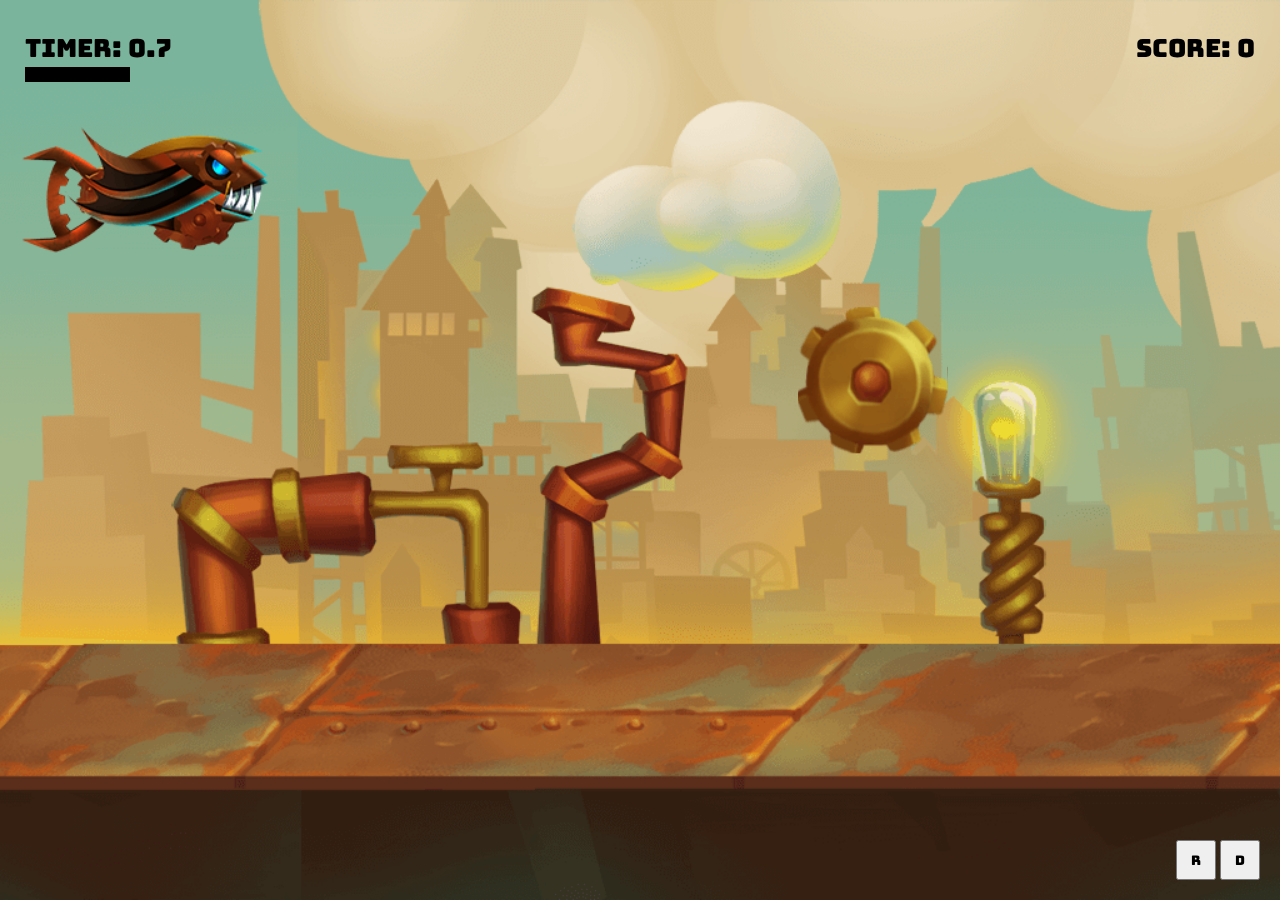
<file: Flappy/index.html>
<!doctype html>
<html lang="en">
<head>
    <meta charset="UTF-8">
    <meta name="viewport"
          content="width=device-width, user-scalable=no, initial-scale=1.0">
    <meta http-equiv="X-UA-Compatible" content="ie=edge">
    <title>Game</title>
    <link rel="preconnect" href="https://fonts.googleapis.com">
    <link rel="preconnect" href="https://fonts.gstatic.com" crossorigin>
    <link href="https://fonts.googleapis.com/css2?family=Bungee&display=swap" rel="stylesheet">
    <link rel="stylesheet" href="assets/style/style.css">
</head>
<body>
    <canvas id="canvas1"></canvas>

    <div class="controls">
        <button id="restartButton">R</button>
        <!-- <button id="fullscreenButton">F</button> -->
        <button id="debugButton">D</button>
    </div>

    <div class="assets">
        <img id="background" src="assets/images/background_single.png">
        <img id="player_fish" src="assets/images/player_fish.png">
        <img id="small_gears" src="assets/images/small_gears.png">
        <audio id="charge" src="assets/audio/charge.mp3"></audio>
        <audio id="flap1" src="assets/audio/flap1.mp3"></audio>
        <audio id="flap2" src="assets/audio/flap2.mp3"></audio>
        <audio id="flap3" src="assets/audio/flap3.mp3"></audio>
        <audio id="flap4" src="assets/audio/flap4.mp3"></audio>
        <audio id="flap5" src="assets/audio/flap5.mp3"></audio>
        <audio id="win" src="assets/audio/win.mp3"></audio>
        <audio id="lose" src="assets/audio/lose.mp3"></audio>
    </div>

    <script src="assets/scripts/audio.js"></script>
    <script src="assets/scripts/background.js"></script>
    <script src="assets/scripts/player.js"></script>
    <script src="assets/scripts/obstacle.js"></script>
    <script src="assets/scripts/main.js"></script>
</body>
</html>
</file>
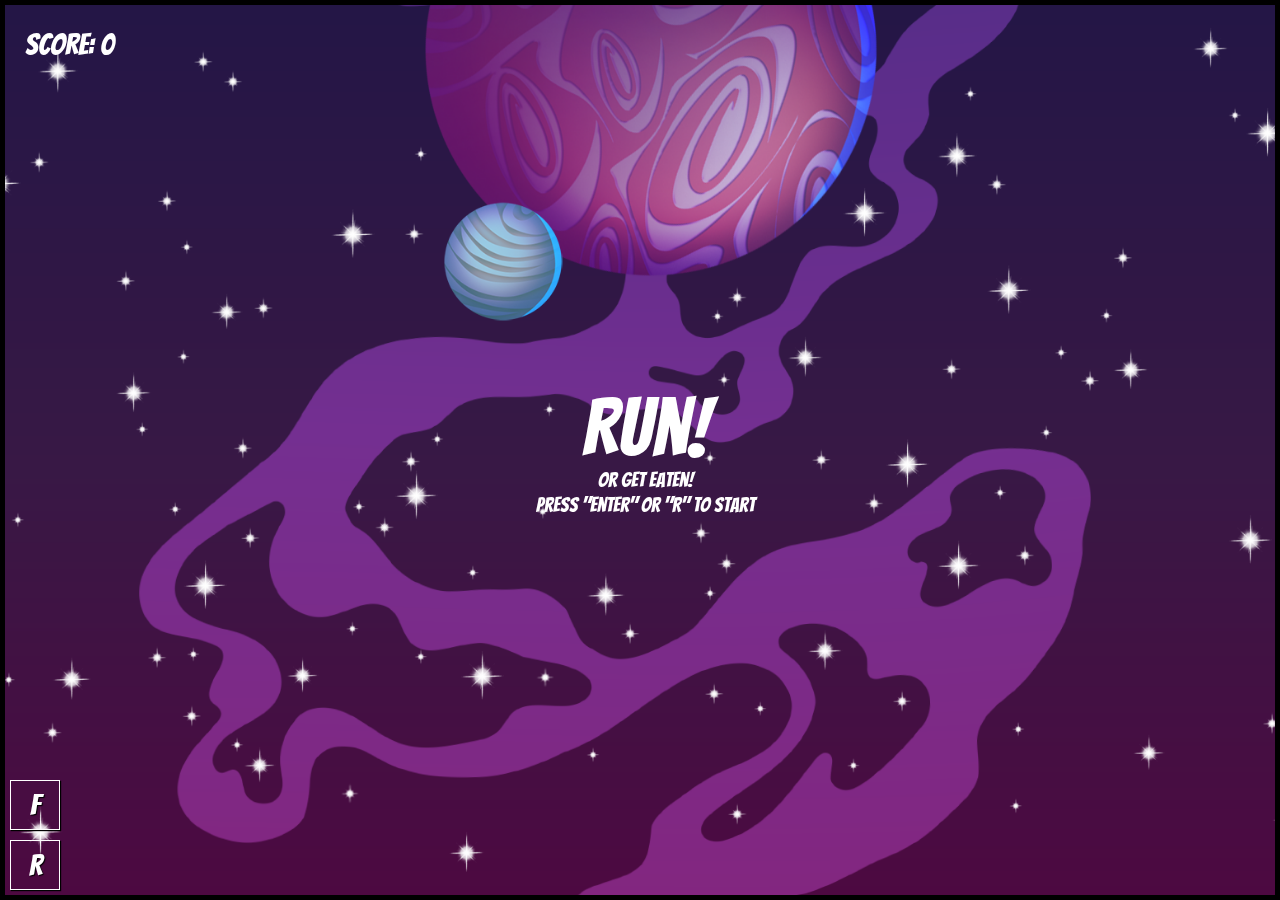
<file: Shooter/index.html>
<!doctype html>
<html lang="en">
<head>
    <meta charset="UTF-8">
    <meta name="viewport"
          content="width=device-width, user-scalable=no, initial-scale=1.0">
    <meta http-equiv="X-UA-Compatible" content="ie=edge">
    <title>Space Shooter</title>
    <link rel="preconnect" href="https://fonts.googleapis.com">
    <link rel="preconnect" href="https://fonts.gstatic.com" crossorigin>
    <link href="https://fonts.googleapis.com/css2?family=Bangers&display=swap" rel="stylesheet">
    <link rel="stylesheet" href="assets/style/style.css">
</head>
<body>
    <canvas id="canvas1"></canvas>

    <div class="controls">
        <button id="fullScreenButton">F</button>
        <button id="resetButton">R</button>
    </div>

    <div class="assets">
        <img src="assets/images/crew.png" id="crew">
        <img src="assets/images/crewSprite.png" id="crewSprite">
        <img src="assets/images/beetlemorph100x100.png" id="beetlemorph">
        <img src="assets/images/lobstermorph100x100.png" id="lobstermorph">
        <img src="assets/images/phantommorph100x100.png" id="phantommorph">

        <audio src="assets/audio/boom1.mp3" id="boom1"></audio>
        <audio src="assets/audio/boom2.mp3" id="boom2"></audio>
        <audio src="assets/audio/boom3.mp3" id="boom3"></audio>
        <audio src="assets/audio/boom4.mp3" id="boom4"></audio>
        <audio src="assets/audio/lose.mp3" id="lose"></audio>
        <audio src="assets/audio/newgame.mp3" id="newgame"></audio>
        <audio src="assets/audio/scream.mp3" id="scream"></audio>
        <audio src="assets/audio/slide.mp3" id="slide"></audio>
        <audio src="assets/audio/win.mp3" id="win"></audio>
    </div>

    <script src="assets/scripts/enemy.js"></script>
    <script src="assets/scripts/main.js"></script>
</body>
</html>
</file>
<file: Flappy/assets/style/style.css>
* {
    margin: 0;
    padding: 0;
    box-sizing: border-box;
    font-family: 'Bungee', serif;
}

#canvas1 {
    position: absolute;
    top: 0;
    left: 0;
    max-height: 100%;
    max-width: 100%;
}

.assets {
    display: none;
}

.controls {
    position: absolute;
    bottom: 20px;
    right: 20px;
}

.controls button {
    width: 40px;
    height: 40px;
}
</file>
<file: Shooter/assets/style/style.css>
* {
    margin: 0;
    padding: 0;
    box-sizing: border-box;
}

#canvas1 {
    border: 5px solid black;
    position: absolute;
    top: 50%;
    left: 50%;
    translate: -50% -50%;
    background: url('../images/background1920x1080.png');
    background-size: cover;
    background-position: center;
}

.controls {
    position: absolute;
    left: 5px;
    bottom: 5px;
    display: flex;
    flex-direction: column;
}

.controls > button {
    width: 50px;
    height: 50px;
    background: transparent;
    color: white;
    font: 30px Bangers;
    border: 1px solid white;
    margin: 5px;
    box-shadow: 1px 1px 1px black;
    text-shadow: 1px 1px 1px black;
    transition: 0.3s;
}

.controls > button:hover, .controls > button:active, .controls > button:focus {
    background: #7a2c8a;
    box-shadow: 4px 4px 4px black;
    text-shadow: 2px 2px 2px black;
}

.assets {
    display: none;
}

@media screen and (max-width: 900px) {
    #canvas1 {
        background: url('../images/background1080x1920.png');
        background-size: cover;
        background-position: center;
    }
}
</file>
